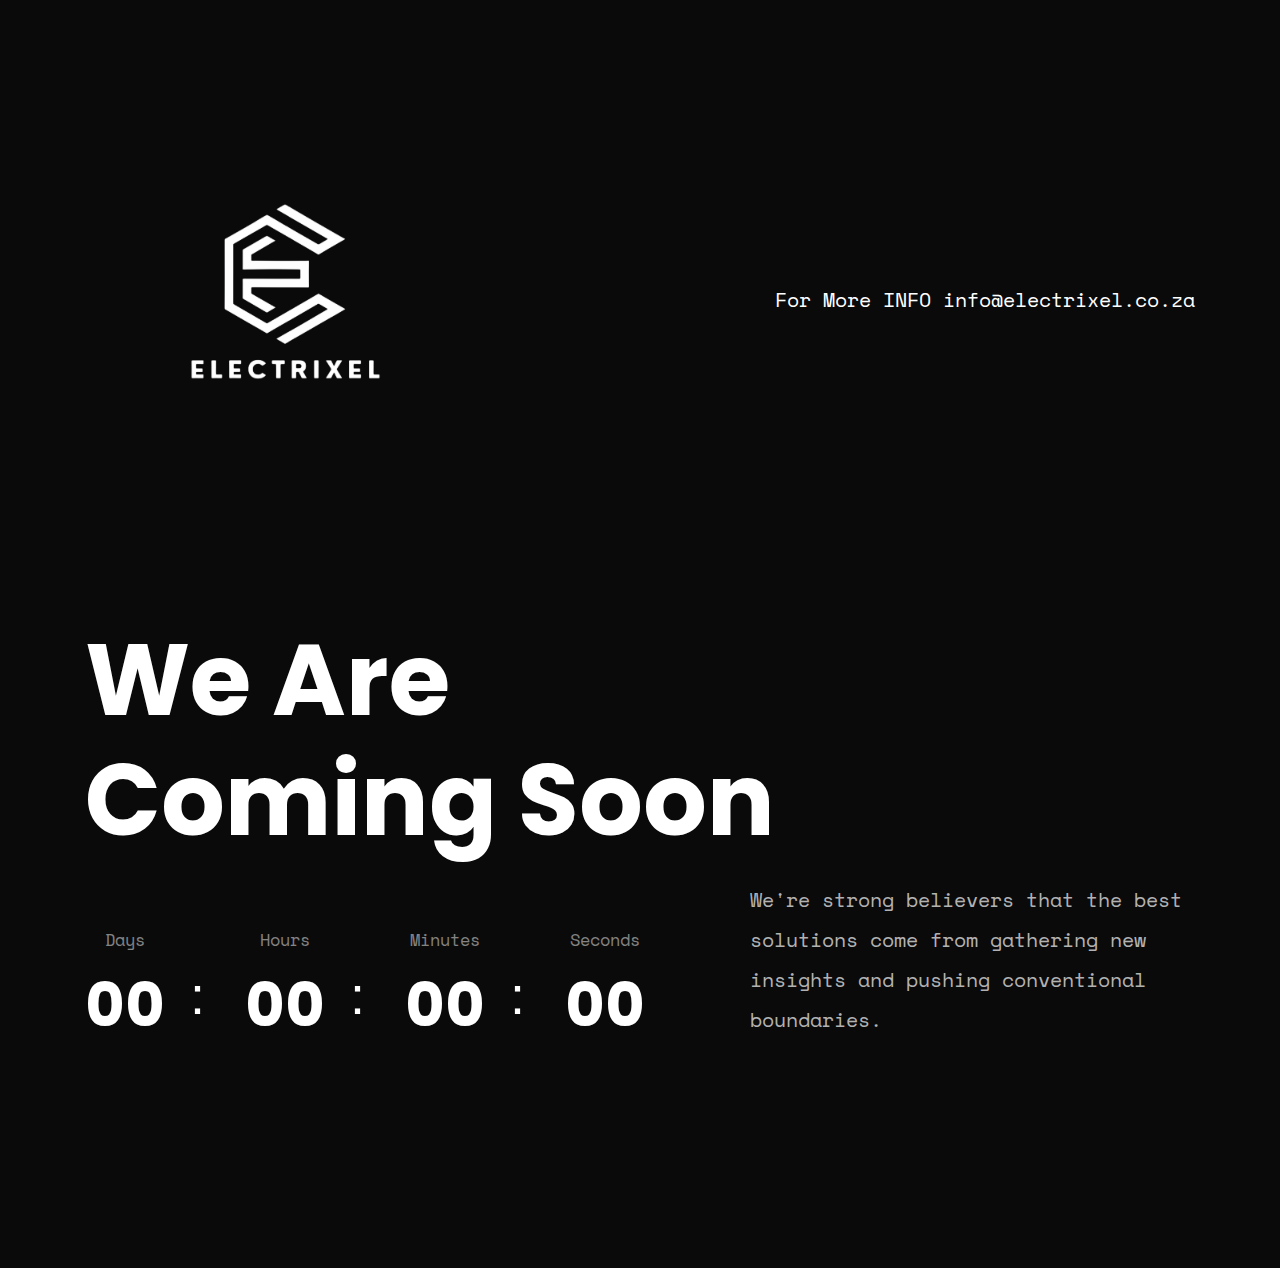
<file: launch/index.html>
<!doctype html>
<html class="no-js" lang="">
    <head>
        <meta charset="utf-8">
        <meta http-equiv="x-ua-compatible" content="ie=edge">
        <title>Electrixel | Coming Soon</title>
        <meta name="description" content="">
        <meta name="viewport" content="width=device-width, initial-scale=1">

        <meta name="author" content="SoonLaunch">
		<link rel="shortcut icon" type="image/x-icon" href="assets/img/favicon.ico">
        <!-- Place favicon.ico in the root directory -->

		<!-- ========================= CSS here ========================= -->
		<link rel="stylesheet" href="assets/css/bootstrap-4.5.0.min.css">
        <link rel="stylesheet" href="assets/css/lineicons.css">
		<link rel="stylesheet" href="assets/css/animate.css">
		<link rel="stylesheet" href="assets/css/style.css">
    </head>
    <body>
        <!--[if lte IE 9]>
            <p class="browserupgrade">You are using an <strong>outdated</strong> browser. Please <a href="https://browsehappy.com/">upgrade your browser</a> to improve your experience and security.</p>
        <![endif]-->

        <!-- ========================= main start ========================= -->
        <main class="main-06">
            <!-- header start  -->
            <div class="header header-06">
                <div class="container">
                    <div class="row align-items-center">
                        <div class="col-md-4">
                            <a href="#" class=""> <img src="assets/img/electrixel-logo-white.png" alt=""></a>
                        </div>
                        <div class="col-md-8">
                            <div class="header-right text-right">
                                <a href="#">For More INFO info@electrixel.co.za</a>
                            </div>
                        </div>
                    </div>
                </div>
            </div>
            <!-- header end  -->
            <!-- ========================= main-wrapper start ========================= -->
            <div class="main-wrapper demo-06">
                <!-- hero-area start  -->
                <div class="hero-area">
                    <div class="container">
                        <div class="row">
                            <div class="col-xl-12">
                                <!-- heading start  -->
                                <div class="heading">
                                    <h1 class="text-white wow fadeInUp" data-wow-delay=".2s">We Are <br> Coming Soon</h1>
                                </div>
                                <!-- heading end  -->
                            </div>
                            <div class="col-xl-7 col-lg-7">
                                <!-- countdown start  -->
                                <div class="wow fadeInRight" data-wow-delay=".4s" data-countdown="2026/02/12"></div>
                                <!-- countdown end  -->
                            </div>
                            <div class="col-xl-5 col-lg-5">
                                <!-- desc strat  -->
                                <p class="wow fadeInLeft" data-wow-delay=".4s">We're strong believers that the best solutions come from gathering new insights and pushing conventional boundaries.</p>
                                <!-- desc end  -->
                            </div>
                        </div>
                    </div>
                </div>
                <!-- hero-area end  -->
            <!-- ========================= main-wrapper end ========================= -->
            <!-- footer start  -->
            <div class="footer">
                <div class="container">
                    <div class="row">
                        <div class="col-md-7">
                            <div class="copyright wow fadeInLeft" data-wow-delay=".2s">
                                <p>WhatsApp:<a href="https://wa.me/message/GZYA24GQ2O62G1" rel="nofollow">+27 71 349 3435</a></p>
                            </div>
                        </div>
                        <div class="col-md-5">
                            <div class="credit wow fadeInRight" data-wow-delay=".4s">
                                <p>Instagram: <a rel="nofollow" href="https://www.instagram.com/electrixel.sa/">electrixel.sa</a></p>
                            </div>
                        </div>
                    </div>
                </div>
            </div>
            <!-- footer end  -->
        </main>
        <!-- ========================= main end ========================= -->
        
		<!-- ========================= JS here ========================= -->
		<script src="assets/js/vendor/modernizr-3.5.0.min.js"></script>
		<script src="assets/js/vendor/jquery-3.5.1.min.js"></script>
		<script src="assets/js/popper.min.js"></script>
		<script src="assets/js/bootstrap-4.5.0.min.js"></script>
        <script src="assets/js/countdown.js"></script>
        <script src="assets/js/wow.min.js"></script>
		<script src="assets/js/main.js"></script>
    </body>
</html>
</file>
<file: launch/assets/css/style.css>
/*===========================
    01. Common CSS
===========================*/
@import url("https://fonts.googleapis.com/css?family=Poppins:400,500,600,700|Space+Mono:400,700&display=swap");
body {
  font-weight: normal;
  font-style: normal;
  overflow-x: hidden;
}

* {
  margin: 0;
  padding: 0;
  -webkit-box-sizing: border-box;
  box-sizing: border-box;
}

a:focus,
input:focus,
textarea:focus,
button:focus {
  text-decoration: none;
  outline: none;
  -webkit-box-shadow: none;
  box-shadow: none;
}

a {
  -webkit-transition: all 0.3s;
  transition: all 0.3s;
}

button {
  cursor: pointer;
}

a:focus,
a:hover {
  text-decoration: none;
}

i,
span,
a {
  display: inline-block;
}

audio,
canvas,
iframe,
img,
svg,
video {
  vertical-align: middle;
}

h1,
h2,
h3,
h4,
h5,
h6 {
  font-weight: 600;
  margin: 0px;
}

h1 a,
h2 a,
h3 a,
h4 a,
h5 a,
h6 a {
  color: inherit;
}

h1 {
  font-size: 50px;
  margin-bottom: 20px;
}

h2 {
  font-size: 45px;
}

@media (max-width: 767px) {
  h2 {
    font-size: 36px;
  }
}

@media only screen and (min-width: 480px) and (max-width: 767px) {
  h2 {
    font-size: 40px;
  }
}

h3 {
  font-size: 28px;
}

h4 {
  font-size: 24px;
}

h5 {
  font-size: 20px;
}

h6 {
  font-size: 16px;
}

ul, ol {
  margin: 0px;
  padding: 0px;
  list-style-type: none;
}

p {
  font-size: 18px;
  font-weight: 400;
  line-height: 28px;
  margin: 0px;
}

.img-bg {
  background-position: center center;
  background-size: cover;
  background-repeat: no-repeat;
  width: 100%;
  height: 100%;
}

.shape {
  position: absolute;
  z-index: -1;
}

@media only screen and (min-width: 480px) and (max-width: 767px) {
  .container {
    width: 450px;
  }
}

.logo img {
  width: 50%;
}

@media only screen and (min-width: 768px) and (max-width: 991px) {
  .img-wrapper {
    display: none;
  }
}

@media (max-width: 767px) {
  .img-wrapper {
    display: none;
  }
}

@media (max-width: 767px) {
  .odd-col {
    -webkit-box-ordinal-group: 0;
        -ms-flex-order: -1;
            order: -1;
  }
}

.slick-slide:focus {
  outline: 0;
}

.common-btn {
  position: relative;
  overflow: hidden;
  z-index: 2;
}

.common-btn::after {
  content: '';
  position: absolute;
  width: 100%;
  height: 100%;
  top: 0;
  left: 0;
  background: rgba(255, 255, 255, 0.1);
  border-radius: inherit;
  -webkit-transition: all 0.3s;
  transition: all 0.3s;
}

.common-btn:hover::after {
  -webkit-transform: scale(0.5);
  transform: scale(0.5);
  opacity: 0;
}

.mt-5 {
  margin-top: 5px;
}

.mt-10 {
  margin-top: 10px;
}

.mt-15 {
  margin-top: 15px;
}

.mt-20 {
  margin-top: 20px;
}

.mt-25 {
  margin-top: 25px;
}

.mt-30 {
  margin-top: 30px;
}

.mt-35 {
  margin-top: 35px;
}

.mt-40 {
  margin-top: 40px;
}

.mt-45 {
  margin-top: 45px;
}

.mt-50 {
  margin-top: 50px;
}

.mt-55 {
  margin-top: 55px;
}

.mt-60 {
  margin-top: 60px;
}

.mt-65 {
  margin-top: 65px;
}

.mt-70 {
  margin-top: 70px;
}

.mt-75 {
  margin-top: 75px;
}

.mt-80 {
  margin-top: 80px;
}

.mt-85 {
  margin-top: 85px;
}

.mt-90 {
  margin-top: 90px;
}

.mt-95 {
  margin-top: 95px;
}

.mt-100 {
  margin-top: 100px;
}

.mt-105 {
  margin-top: 105px;
}

.mt-110 {
  margin-top: 110px;
}

.mt-115 {
  margin-top: 115px;
}

.mt-120 {
  margin-top: 120px;
}

.mt-125 {
  margin-top: 125px;
}

.mt-130 {
  margin-top: 130px;
}

.mt-135 {
  margin-top: 135px;
}

.mt-140 {
  margin-top: 140px;
}

.mt-145 {
  margin-top: 145px;
}

.mt-150 {
  margin-top: 150px;
}

.mt-155 {
  margin-top: 155px;
}

.mt-160 {
  margin-top: 160px;
}

.mt-165 {
  margin-top: 165px;
}

.mt-170 {
  margin-top: 170px;
}

.mt-175 {
  margin-top: 175px;
}

.mt-180 {
  margin-top: 180px;
}

.mt-185 {
  margin-top: 185px;
}

.mt-190 {
  margin-top: 190px;
}

.mt-195 {
  margin-top: 195px;
}

.mt-200 {
  margin-top: 200px;
}

.mt-205 {
  margin-top: 205px;
}

.mt-210 {
  margin-top: 210px;
}

.mt-215 {
  margin-top: 215px;
}

.mt-220 {
  margin-top: 220px;
}

.mt-225 {
  margin-top: 225px;
}

.mb-5 {
  margin-bottom: 5px;
}

.mb-10 {
  margin-bottom: 10px;
}

.mb-15 {
  margin-bottom: 15px;
}

.mb-20 {
  margin-bottom: 20px;
}

.mb-25 {
  margin-bottom: 25px;
}

.mb-30 {
  margin-bottom: 30px;
}

.mb-35 {
  margin-bottom: 35px;
}

.mb-40 {
  margin-bottom: 40px;
}

.mb-45 {
  margin-bottom: 45px;
}

.mb-50 {
  margin-bottom: 50px;
}

.mb-55 {
  margin-bottom: 55px;
}

.mb-60 {
  margin-bottom: 60px;
}

.mb-65 {
  margin-bottom: 65px;
}

.mb-70 {
  margin-bottom: 70px;
}

.mb-75 {
  margin-bottom: 75px;
}

.mb-80 {
  margin-bottom: 80px;
}

.mb-85 {
  margin-bottom: 85px;
}

.mb-90 {
  margin-bottom: 90px;
}

.mb-95 {
  margin-bottom: 95px;
}

.mb-100 {
  margin-bottom: 100px;
}

.mb-105 {
  margin-bottom: 105px;
}

.mb-110 {
  margin-bottom: 110px;
}

.mb-115 {
  margin-bottom: 115px;
}

.mb-120 {
  margin-bottom: 120px;
}

.mb-125 {
  margin-bottom: 125px;
}

.mb-130 {
  margin-bottom: 130px;
}

.mb-135 {
  margin-bottom: 135px;
}

.mb-140 {
  margin-bottom: 140px;
}

.mb-145 {
  margin-bottom: 145px;
}

.mb-150 {
  margin-bottom: 150px;
}

.mb-155 {
  margin-bottom: 155px;
}

.mb-160 {
  margin-bottom: 160px;
}

.mb-165 {
  margin-bottom: 165px;
}

.mb-170 {
  margin-bottom: 170px;
}

.mb-175 {
  margin-bottom: 175px;
}

.mb-180 {
  margin-bottom: 180px;
}

.mb-185 {
  margin-bottom: 185px;
}

.mb-190 {
  margin-bottom: 190px;
}

.mb-195 {
  margin-bottom: 195px;
}

.mb-200 {
  margin-bottom: 200px;
}

.mb-205 {
  margin-bottom: 205px;
}

.mb-210 {
  margin-bottom: 210px;
}

.mb-215 {
  margin-bottom: 215px;
}

.mb-220 {
  margin-bottom: 220px;
}

.mb-225 {
  margin-bottom: 225px;
}

.pt-5 {
  padding-top: 5px;
}

.pt-10 {
  padding-top: 10px;
}

.pt-15 {
  padding-top: 15px;
}

.pt-20 {
  padding-top: 20px;
}

.pt-25 {
  padding-top: 25px;
}

.pt-30 {
  padding-top: 30px;
}

.pt-35 {
  padding-top: 35px;
}

.pt-40 {
  padding-top: 40px;
}

.pt-45 {
  padding-top: 45px;
}

.pt-50 {
  padding-top: 50px;
}

.pt-55 {
  padding-top: 55px;
}

.pt-60 {
  padding-top: 60px;
}

.pt-65 {
  padding-top: 65px;
}

.pt-70 {
  padding-top: 70px;
}

.pt-75 {
  padding-top: 75px;
}

.pt-80 {
  padding-top: 80px;
}

.pt-85 {
  padding-top: 85px;
}

.pt-90 {
  padding-top: 90px;
}

.pt-95 {
  padding-top: 95px;
}

.pt-100 {
  padding-top: 100px;
}

.pt-105 {
  padding-top: 105px;
}

.pt-110 {
  padding-top: 110px;
}

.pt-115 {
  padding-top: 115px;
}

.pt-120 {
  padding-top: 120px;
}

.pt-125 {
  padding-top: 125px;
}

.pt-130 {
  padding-top: 130px;
}

.pt-135 {
  padding-top: 135px;
}

.pt-140 {
  padding-top: 140px;
}

.pt-145 {
  padding-top: 145px;
}

.pt-150 {
  padding-top: 150px;
}

.pt-155 {
  padding-top: 155px;
}

.pt-160 {
  padding-top: 160px;
}

.pt-165 {
  padding-top: 165px;
}

.pt-170 {
  padding-top: 170px;
}

.pt-175 {
  padding-top: 175px;
}

.pt-180 {
  padding-top: 180px;
}

.pt-185 {
  padding-top: 185px;
}

.pt-190 {
  padding-top: 190px;
}

.pt-195 {
  padding-top: 195px;
}

.pt-200 {
  padding-top: 200px;
}

.pt-205 {
  padding-top: 205px;
}

.pt-210 {
  padding-top: 210px;
}

.pt-215 {
  padding-top: 215px;
}

.pt-220 {
  padding-top: 220px;
}

.pt-225 {
  padding-top: 225px;
}

.pb-5 {
  padding-bottom: 5px;
}

.pb-10 {
  padding-bottom: 10px;
}

.pb-15 {
  padding-bottom: 15px;
}

.pb-20 {
  padding-bottom: 20px;
}

.pb-25 {
  padding-bottom: 25px;
}

.pb-30 {
  padding-bottom: 30px;
}

.pb-35 {
  padding-bottom: 35px;
}

.pb-40 {
  padding-bottom: 40px;
}

.pb-45 {
  padding-bottom: 45px;
}

.pb-50 {
  padding-bottom: 50px;
}

.pb-55 {
  padding-bottom: 55px;
}

.pb-60 {
  padding-bottom: 60px;
}

.pb-65 {
  padding-bottom: 65px;
}

.pb-70 {
  padding-bottom: 70px;
}

.pb-75 {
  padding-bottom: 75px;
}

.pb-80 {
  padding-bottom: 80px;
}

.pb-85 {
  padding-bottom: 85px;
}

.pb-90 {
  padding-bottom: 90px;
}

.pb-95 {
  padding-bottom: 95px;
}

.pb-100 {
  padding-bottom: 100px;
}

.pb-105 {
  padding-bottom: 105px;
}

.pb-110 {
  padding-bottom: 110px;
}

.pb-115 {
  padding-bottom: 115px;
}

.pb-120 {
  padding-bottom: 120px;
}

.pb-125 {
  padding-bottom: 125px;
}

.pb-130 {
  padding-bottom: 130px;
}

.pb-135 {
  padding-bottom: 135px;
}

.pb-140 {
  padding-bottom: 140px;
}

.pb-145 {
  padding-bottom: 145px;
}

.pb-150 {
  padding-bottom: 150px;
}

.pb-155 {
  padding-bottom: 155px;
}

.pb-160 {
  padding-bottom: 160px;
}

.pb-165 {
  padding-bottom: 165px;
}

.pb-170 {
  padding-bottom: 170px;
}

.pb-175 {
  padding-bottom: 175px;
}

.pb-180 {
  padding-bottom: 180px;
}

.pb-185 {
  padding-bottom: 185px;
}

.pb-190 {
  padding-bottom: 190px;
}

.pb-195 {
  padding-bottom: 195px;
}

.pb-200 {
  padding-bottom: 200px;
}

.pb-205 {
  padding-bottom: 205px;
}

.pb-210 {
  padding-bottom: 210px;
}

.pb-215 {
  padding-bottom: 215px;
}

.pb-220 {
  padding-bottom: 220px;
}

.pb-225 {
  padding-bottom: 225px;
}

.countdown {
  padding-top: 40px;
  padding-bottom: 40px;
}

.countdown .single-count-content {
  position: relative;
  padding: 0 40px;
  text-align: center;
}

@media only screen and (min-width: 992px) and (max-width: 1199px) {
  .countdown .single-count-content {
    padding: 0 30px;
  }
}

@media (max-width: 767px) {
  .countdown .single-count-content {
    padding: 0 10px;
  }
}

@media only screen and (min-width: 480px) and (max-width: 767px) {
  .countdown .single-count-content {
    padding: 0 20px;
  }
}

.countdown .single-count-content::after {
  position: absolute;
  right: 0;
  top: 0;
  font-size: 50px;
}

@media (max-width: 767px) {
  .countdown .single-count-content::after {
    top: -10px;
  }
}

@media only screen and (min-width: 480px) and (max-width: 767px) {
  .countdown .single-count-content::after {
    top: -5px;
  }
}

.countdown .single-count-content:first-child {
  padding-left: 0px;
}

.countdown .single-count-content:last-child {
  padding-right: 0px;
}

.countdown .single-count-content:last-child::after {
  display: none;
}

.countdown .single-count-content .count {
  font-size: 50px;
}

@media (max-width: 767px) {
  .countdown .single-count-content .count {
    font-size: 35px;
  }
}

@media only screen and (min-width: 480px) and (max-width: 767px) {
  .countdown .single-count-content .count {
    font-size: 45px;
  }
}

.countdown .single-count-content .text {
  margin-bottom: 0;
}

@media (max-width: 767px) {
  .countdown .single-count-content .text {
    font-size: 15px;
  }
}

.header {
  position: absolute;
  top: 40px;
  left: 0;
  width: 100%;
  z-index: 2;
}

main.main-06 {
  background: #0A0A0A;
  overflow: hidden;
}

main .header.header-06 {
  position: unset;
  padding-top: 100px;
  padding-bottom: 120px;
}

@media (max-width: 767px) {
  main .header.header-06 {
    padding-top: 50px;
    padding-bottom: 50px;
  }
}

@media (max-width: 767px) {
  main .header.header-06 .header-right {
    display: none;
  }
}

main .header.header-06 .header-right a {
  color: #fff;
  font-size: 20px;
  font-family: "Space Mono", sans-serif;
}

main .main-wrapper.demo-06 {
  -webkit-box-orient: vertical;
  -webkit-box-direction: normal;
      -ms-flex-direction: column;
          flex-direction: column;
  height: auto;
}

main .main-wrapper.demo-06 .hero-area {
  margin-bottom: 100px;
}

main .main-wrapper.demo-06 .hero-area h1 {
  font-size: 100px;
  font-weight: 700;
  color: #fff;
  font-family: "Poppins", sans-serif;
}

@media only screen and (min-width: 992px) and (max-width: 1199px) {
  main .main-wrapper.demo-06 .hero-area h1 {
    font-size: 80px;
  }
}

@media (max-width: 767px) {
  main .main-wrapper.demo-06 .hero-area h1 {
    font-size: 40px;
  }
}

@media only screen and (min-width: 480px) and (max-width: 767px) {
  main .main-wrapper.demo-06 .hero-area h1 {
    font-size: 50px;
  }
}

main .main-wrapper.demo-06 .hero-area p {
  font-family: "Space Mono", sans-serif;
  font-size: 20px;
  color: rgba(255, 255, 255, 0.7);
  line-height: 40px;
}

main .main-wrapper.demo-06 .hero-area .countdown .single-count-content {
  display: -webkit-box;
  display: -ms-flexbox;
  display: flex;
  -webkit-box-orient: vertical;
  -webkit-box-direction: reverse;
      -ms-flex-direction: column-reverse;
          flex-direction: column-reverse;
}

main .main-wrapper.demo-06 .hero-area .countdown .single-count-content::after {
  content: ':';
  font-size: 54px;
  color: #fff;
  top: 35px;
}

@media only screen and (min-width: 992px) and (max-width: 1199px) {
  main .main-wrapper.demo-06 .hero-area .countdown .single-count-content::after {
    top: 30px;
  }
}

@media (max-width: 767px) {
  main .main-wrapper.demo-06 .hero-area .countdown .single-count-content::after {
    top: 30px;
    font-size: 45px;
  }
}

main .main-wrapper.demo-06 .hero-area .countdown .single-count-content .count {
  font-family: "Poppins", sans-serif;
  color: #fff;
  font-size: 60px;
  font-weight: 700;
}

@media only screen and (min-width: 992px) and (max-width: 1199px) {
  main .main-wrapper.demo-06 .hero-area .countdown .single-count-content .count {
    font-size: 50px;
  }
}

@media (max-width: 767px) {
  main .main-wrapper.demo-06 .hero-area .countdown .single-count-content .count {
    font-size: 40px;
  }
}

main .main-wrapper.demo-06 .hero-area .countdown .single-count-content .text {
  font-family: "Space Mono", sans-serif;
  font-size: 17px;
  color: rgba(255, 255, 255, 0.5);
}

main .main-wrapper.demo-06 .team-area {
  margin-bottom: 100px;
}

@media (max-width: 767px) {
  main .main-wrapper.demo-06 .team-area {
    margin-bottom: 30px;
  }
}

main .main-wrapper.demo-06 .team-area .section-title h1 {
  font-size: 26px;
  font-weight: 600;
  font-family: "Poppins", sans-serif;
  color: #fff;
  padding-bottom: 7px;
  margin-bottom: 40px;
  position: relative;
}

@media (max-width: 767px) {
  main .main-wrapper.demo-06 .team-area .section-title h1 {
    font-size: 20px;
  }
}

@media only screen and (min-width: 480px) and (max-width: 767px) {
  main .main-wrapper.demo-06 .team-area .section-title h1 {
    font-size: 22px;
  }
}

main .main-wrapper.demo-06 .team-area .section-title h1::after {
  content: '';
  position: absolute;
  width: 30px;
  height: 1px;
  background: #fff;
  bottom: 0;
  left: 0;
}

main .main-wrapper.demo-06 .team-area .section-title h2 {
  font-family: "Poppins", sans-serif;
  font-size: 45px;
  line-height: 55px;
  font-weight: 45px;
  color: #fff;
  margin-bottom: 50px;
}

@media (max-width: 767px) {
  main .main-wrapper.demo-06 .team-area .section-title h2 {
    font-size: 28px;
    line-height: 40px;
  }
}

@media only screen and (min-width: 480px) and (max-width: 767px) {
  main .main-wrapper.demo-06 .team-area .section-title h2 {
    font-size: 32px;
    line-height: 42px;
  }
}

main .main-wrapper.demo-06 .team-area .team-wrapper {
  display: -webkit-box;
  display: -ms-flexbox;
  display: flex;
  -webkit-box-pack: justify;
      -ms-flex-pack: justify;
          justify-content: space-between;
  -ms-flex-wrap: wrap;
      flex-wrap: wrap;
  margin-left: -25px;
  margin-right: -25px;
}

main .main-wrapper.demo-06 .team-area .team-wrapper .team-item {
  width: calc(33.33% - 50px);
  margin: 0px 25px 50px;
}

@media only screen and (min-width: 992px) and (max-width: 1199px) {
  main .main-wrapper.demo-06 .team-area .team-wrapper .team-item {
    width: calc(33.33% - 30px);
    margin: 0px 15px 50px;
  }
}

@media only screen and (min-width: 768px) and (max-width: 991px) {
  main .main-wrapper.demo-06 .team-area .team-wrapper .team-item {
    width: calc(50% - 30px);
    margin: 0px 15px 50px;
  }
}

@media (max-width: 767px) {
  main .main-wrapper.demo-06 .team-area .team-wrapper .team-item {
    width: calc(100% - 50px);
    margin: 0px 25px 50px;
  }
}

main .main-wrapper.demo-06 .team-area .team-wrapper .team-item .team-img {
  position: relative;
  margin-bottom: 20px;
}

main .main-wrapper.demo-06 .team-area .team-wrapper .team-item .team-img img {
  width: 100%;
}

main .main-wrapper.demo-06 .team-area .team-wrapper .team-item .team-img .social-links {
  position: absolute;
  width: 185px;
  height: 0px;
  background: #fff;
  border-top-right-radius: 57px;
  left: 0;
  bottom: 0;
  display: -webkit-box;
  display: -ms-flexbox;
  display: flex;
  -webkit-box-pack: center;
      -ms-flex-pack: center;
          justify-content: center;
  -webkit-box-align: center;
      -ms-flex-align: center;
          align-items: center;
  opacity: 0;
  visibility: hidden;
  -webkit-transition: all 0.3s;
  transition: all 0.3s;
}

main .main-wrapper.demo-06 .team-area .team-wrapper .team-item .team-img .social-links li {
  display: inline-block;
  margin: 0 8px;
}

main .main-wrapper.demo-06 .team-area .team-wrapper .team-item .team-img .social-links li a {
  font-size: 18px;
  color: #0A0A0A;
}

main .main-wrapper.demo-06 .team-area .team-wrapper .team-item .team-img .social-links li a:hover {
  color: #D5081A;
}

main .main-wrapper.demo-06 .team-area .team-wrapper .team-item:hover .team-img .social-links {
  height: 57px;
  opacity: 1;
  visibility: visible;
}

main .main-wrapper.demo-06 .team-area .team-wrapper .team-item .team-info h4 {
  font-size: 24px;
  font-weight: 700;
  color: #fff;
  font-family: "Poppins", sans-serif;
}

main .main-wrapper.demo-06 .team-area .team-wrapper .team-item .team-info p {
  font-family: "Space Mono", sans-serif;
  font-size: 14px;
  color: rgba(255, 255, 255, 0.7);
}

main .footer {
  width: 100%;
  margin-bottom: 50px;
}

main .footer p {
  font-family: "Space Mono", sans-serif;
  color: rgba(255, 255, 255, 0.7);
}

@media (max-width: 767px) {
  main .footer p {
    text-align: center;
  }
}

main .footer .credit {
  text-align: right;
}

@media (max-width: 767px) {
  main .footer .credit {
    text-align: center;
  }
}
/*# sourceMappingURL=style.css.map */
</file>
